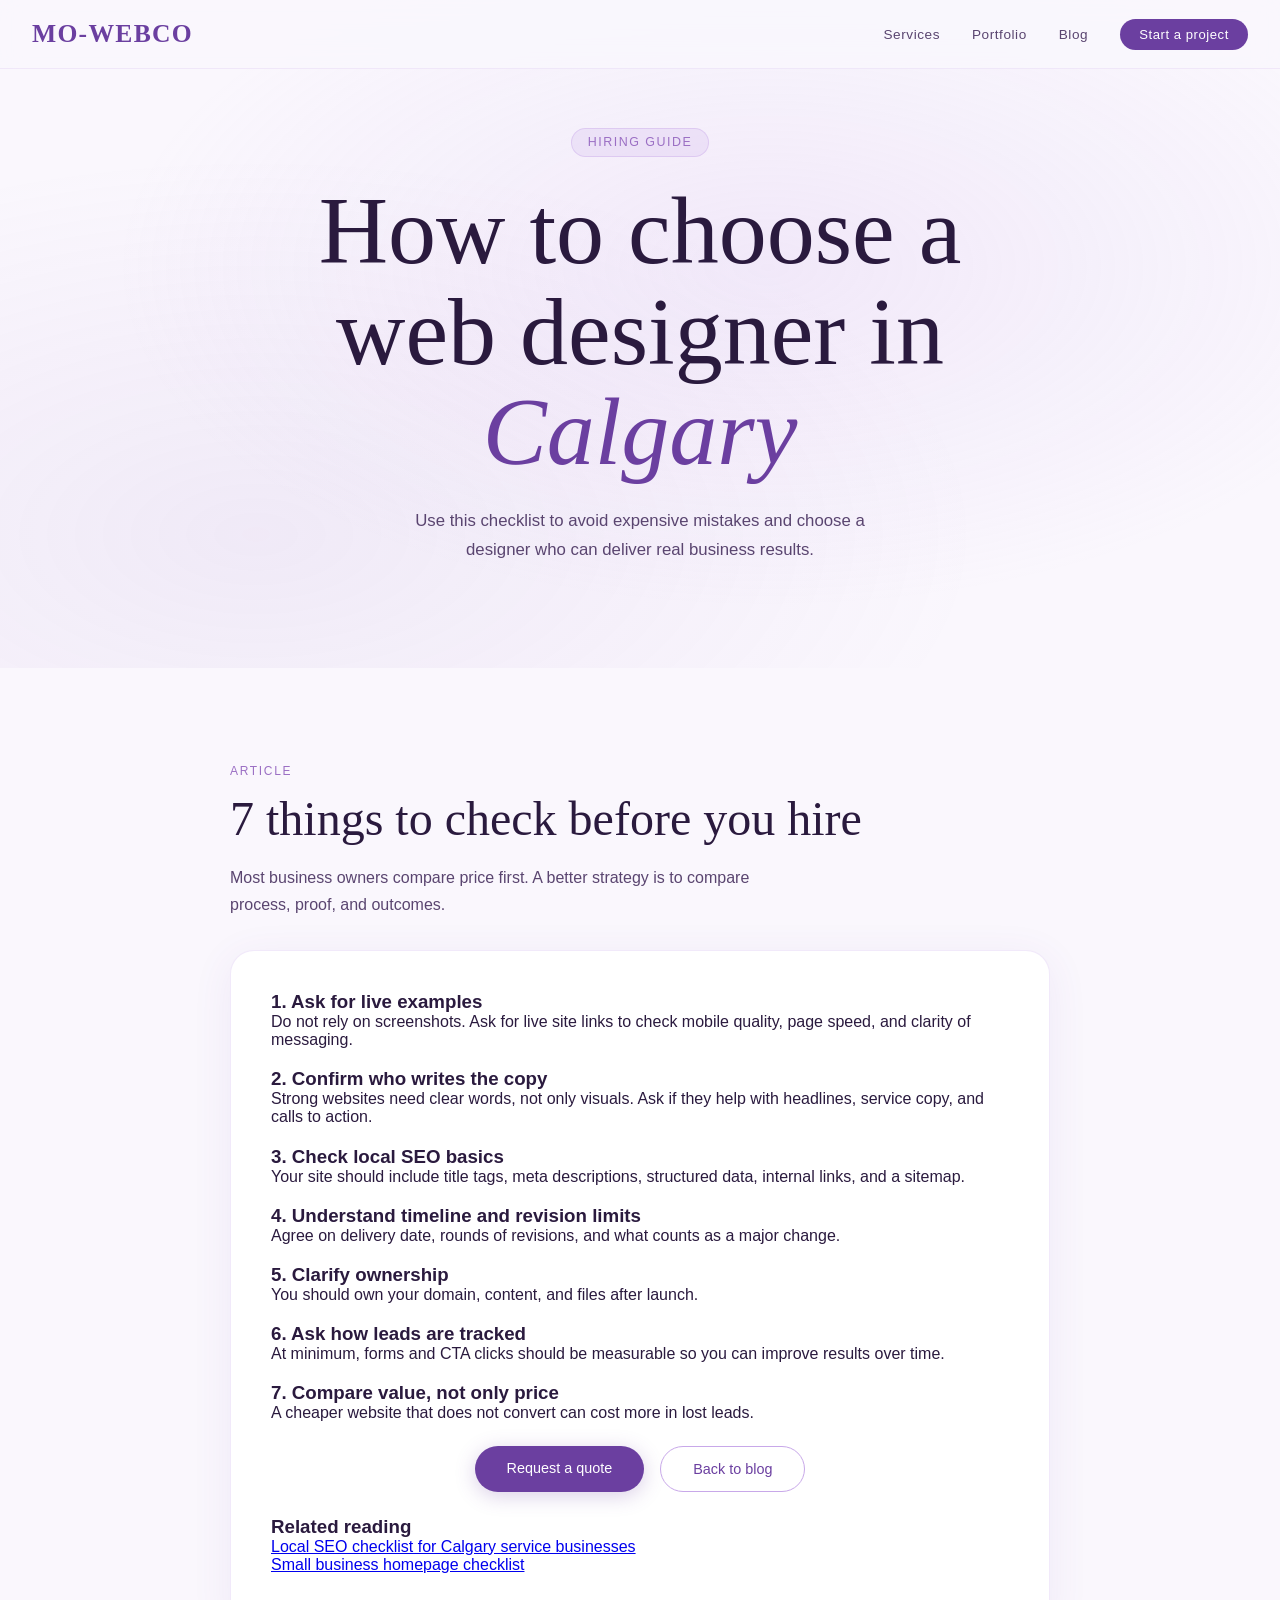
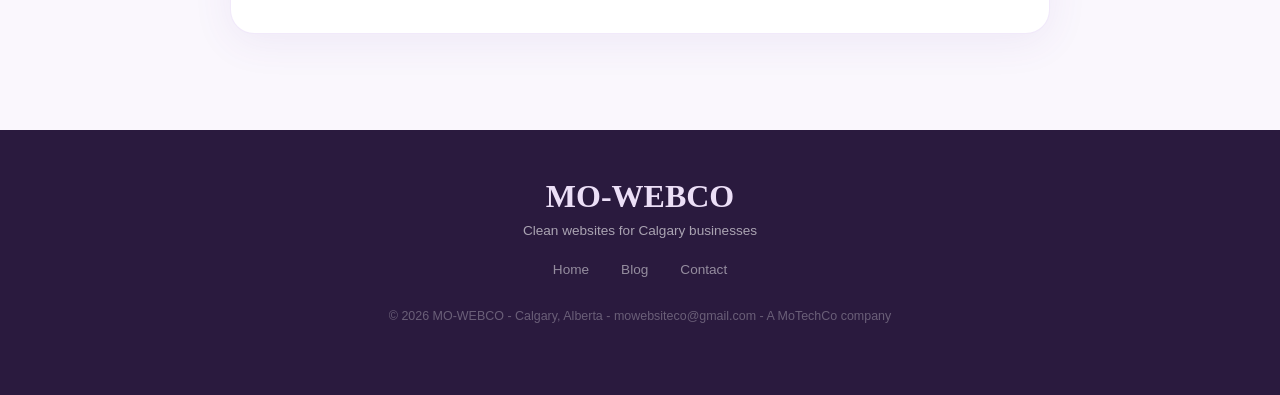
<file: blog-choose-web-designer-calgary.html>
<!DOCTYPE html>
<html lang="en">
<head>
<meta charset="UTF-8">
<meta name="viewport" content="width=device-width, initial-scale=1.0">
<title>How to Choose a Web Designer in Calgary | MO-WEBCO</title>
<meta name="description" content="Learn how to choose the right web designer in Calgary with a practical checklist for pricing, timelines, SEO, and conversion results.">
<meta name="robots" content="index, follow">
<link rel="canonical" href="https://oniyemorolake-dev.github.io/MOWEBCO/blog-choose-web-designer-calgary.html">
<meta property="og:type" content="article">
<meta property="og:title" content="How to Choose a Web Designer in Calgary">
<meta property="og:description" content="A practical checklist to help Calgary small businesses hire the right web designer.">
<meta property="og:url" content="https://oniyemorolake-dev.github.io/MOWEBCO/blog-choose-web-designer-calgary.html">
<meta property="og:image" content="https://images.unsplash.com/photo-1460925895917-afdab827c52f?auto=format&fit=crop&w=1200&q=80">
<meta name="twitter:card" content="summary_large_image">
<meta name="twitter:title" content="How to Choose a Web Designer in Calgary">
<meta name="twitter:description" content="A practical checklist to help Calgary small businesses hire the right web designer.">
<meta name="twitter:image" content="https://images.unsplash.com/photo-1460925895917-afdab827c52f?auto=format&fit=crop&w=1200&q=80">
<link rel="stylesheet" href="styles.css">
<script type="application/ld+json">
{
  "@context": "https://schema.org",
  "@type": "BlogPosting",
  "headline": "How to Choose a Web Designer in Calgary",
  "description": "A practical checklist to help Calgary small businesses hire the right web designer.",
  "datePublished": "2026-06-04",
  "dateModified": "2026-06-04",
  "author": {
    "@type": "Organization",
    "name": "MO-WEBCO"
  },
  "publisher": {
    "@type": "Organization",
    "name": "MO-WEBCO"
  },
  "mainEntityOfPage": "https://oniyemorolake-dev.github.io/MOWEBCO/blog-choose-web-designer-calgary.html"
}
</script>
</head>
<body>
<nav>
  <a href="index.html" class="nav-logo">MO-WEBCO</a>
  <ul class="nav-links" id="navLinks">
    <li><a href="index.html#services">Services</a></li>
    <li><a href="index.html#portfolio">Portfolio</a></li>
    <li><a href="blog.html">Blog</a></li>
    <li><a href="index.html#contact" class="nav-cta">Start a project</a></li>
  </ul>
  <div class="hamburger" id="hamburger" onclick="toggleNav()">
    <span></span><span></span><span></span>
  </div>
</nav>

<section class="hero" style="min-height: 60vh;">
  <div style="display:flex;flex-direction:column;align-items:center;">
    <div class="hero-tag">Hiring guide</div>
    <h1>How to choose a web designer in <em>Calgary</em></h1>
    <p>Use this checklist to avoid expensive mistakes and choose a designer who can deliver real business results.</p>
  </div>
</section>

<section>
  <div class="container" style="max-width: 820px;">
    <span class="section-tag">Article</span>
    <h2 class="section-title">7 things to check before you hire</h2>
    <p class="section-sub">Most business owners compare price first. A better strategy is to compare process, proof, and outcomes.</p>

    <div class="contact-form" style="margin-top:2rem;">
      <div class="form-group">
        <h3>1. Ask for live examples</h3>
        <p>Do not rely on screenshots. Ask for live site links to check mobile quality, page speed, and clarity of messaging.</p>
      </div>
      <div class="form-group">
        <h3>2. Confirm who writes the copy</h3>
        <p>Strong websites need clear words, not only visuals. Ask if they help with headlines, service copy, and calls to action.</p>
      </div>
      <div class="form-group">
        <h3>3. Check local SEO basics</h3>
        <p>Your site should include title tags, meta descriptions, structured data, internal links, and a sitemap.</p>
      </div>
      <div class="form-group">
        <h3>4. Understand timeline and revision limits</h3>
        <p>Agree on delivery date, rounds of revisions, and what counts as a major change.</p>
      </div>
      <div class="form-group">
        <h3>5. Clarify ownership</h3>
        <p>You should own your domain, content, and files after launch.</p>
      </div>
      <div class="form-group">
        <h3>6. Ask how leads are tracked</h3>
        <p>At minimum, forms and CTA clicks should be measurable so you can improve results over time.</p>
      </div>
      <div class="form-group">
        <h3>7. Compare value, not only price</h3>
        <p>A cheaper website that does not convert can cost more in lost leads.</p>
      </div>

      <div class="hero-btns" style="margin-top:1.5rem;">
        <a href="index.html#contact" class="btn-primary">Request a quote</a>
        <a href="blog.html" class="btn-secondary">Back to blog</a>
      </div>

      <div class="form-group" style="margin-top:1.5rem;">
        <h3>Related reading</h3>
        <p><a href="blog-local-seo-checklist-calgary.html">Local SEO checklist for Calgary service businesses</a></p>
        <p><a href="blog-small-business-homepage-checklist.html">Small business homepage checklist</a></p>
      </div>
    </div>
  </div>
</section>

<footer>
  <div class="footer-logo">MO-WEBCO</div>
  <p>Clean websites for Calgary businesses</p>
  <div class="footer-links">
    <a href="index.html">Home</a>
    <a href="blog.html">Blog</a>
    <a href="index.html#contact">Contact</a>
  </div>
  <p class="footer-copy">&copy; 2026 MO-WEBCO - Calgary, Alberta - mowebsiteco@gmail.com - A MoTechCo company</p>
</footer>

<script src="script.js"></script>
</body>
</html>
</file>
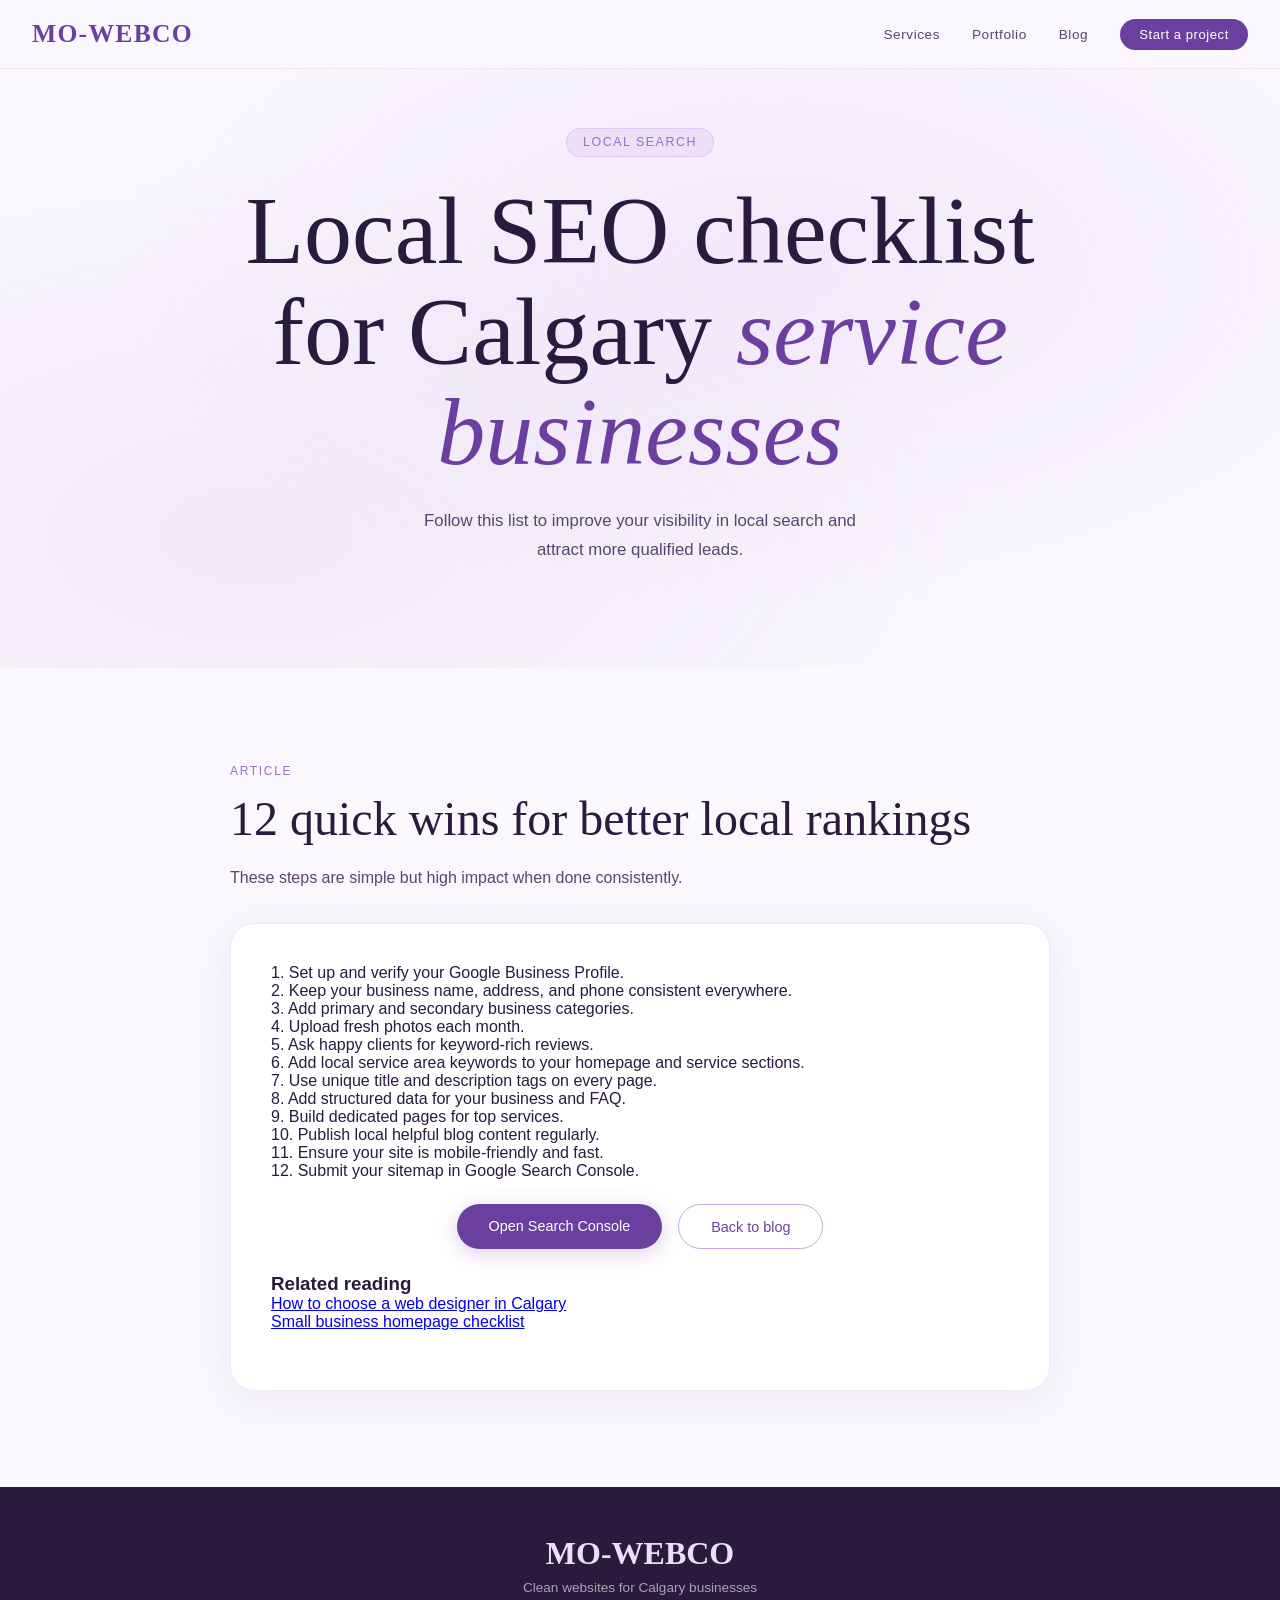
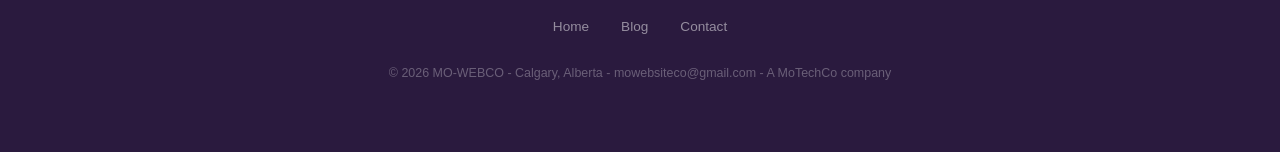
<file: blog-local-seo-checklist-calgary.html>
<!DOCTYPE html>
<html lang="en">
<head>
<meta charset="UTF-8">
<meta name="viewport" content="width=device-width, initial-scale=1.0">
<title>Local SEO Checklist for Calgary Service Businesses | MO-WEBCO</title>
<meta name="description" content="Use this local SEO checklist to improve your Calgary business visibility on Google Maps and local search results.">
<meta name="robots" content="index, follow">
<link rel="canonical" href="https://oniyemorolake-dev.github.io/MOWEBCO/blog-local-seo-checklist-calgary.html">
<meta property="og:type" content="article">
<meta property="og:title" content="Local SEO Checklist for Calgary Service Businesses">
<meta property="og:description" content="A practical local SEO checklist for salons, studios, and service businesses in Calgary.">
<meta property="og:url" content="https://oniyemorolake-dev.github.io/MOWEBCO/blog-local-seo-checklist-calgary.html">
<meta property="og:image" content="https://images.unsplash.com/photo-1498050108023-c5249f4df085?auto=format&fit=crop&w=1200&q=80">
<meta name="twitter:card" content="summary_large_image">
<meta name="twitter:title" content="Local SEO Checklist for Calgary Service Businesses">
<meta name="twitter:description" content="A practical local SEO checklist for salons, studios, and service businesses in Calgary.">
<meta name="twitter:image" content="https://images.unsplash.com/photo-1498050108023-c5249f4df085?auto=format&fit=crop&w=1200&q=80">
<link rel="stylesheet" href="styles.css">
<script type="application/ld+json">
{
  "@context": "https://schema.org",
  "@type": "BlogPosting",
  "headline": "Local SEO Checklist for Calgary Service Businesses",
  "description": "A practical local SEO checklist for salons, studios, and service businesses in Calgary.",
  "datePublished": "2026-06-04",
  "dateModified": "2026-06-04",
  "author": {
    "@type": "Organization",
    "name": "MO-WEBCO"
  },
  "publisher": {
    "@type": "Organization",
    "name": "MO-WEBCO"
  },
  "mainEntityOfPage": "https://oniyemorolake-dev.github.io/MOWEBCO/blog-local-seo-checklist-calgary.html"
}
</script>
</head>
<body>
<nav>
  <a href="index.html" class="nav-logo">MO-WEBCO</a>
  <ul class="nav-links" id="navLinks">
    <li><a href="index.html#services">Services</a></li>
    <li><a href="index.html#portfolio">Portfolio</a></li>
    <li><a href="blog.html">Blog</a></li>
    <li><a href="index.html#contact" class="nav-cta">Start a project</a></li>
  </ul>
  <div class="hamburger" id="hamburger" onclick="toggleNav()">
    <span></span><span></span><span></span>
  </div>
</nav>

<section class="hero" style="min-height: 60vh;">
  <div style="display:flex;flex-direction:column;align-items:center;">
    <div class="hero-tag">Local search</div>
    <h1>Local SEO checklist for Calgary <em>service businesses</em></h1>
    <p>Follow this list to improve your visibility in local search and attract more qualified leads.</p>
  </div>
</section>

<section>
  <div class="container" style="max-width: 820px;">
    <span class="section-tag">Article</span>
    <h2 class="section-title">12 quick wins for better local rankings</h2>
    <p class="section-sub">These steps are simple but high impact when done consistently.</p>

    <div class="contact-form" style="margin-top:2rem;">
      <p>1. Set up and verify your Google Business Profile.</p>
      <p>2. Keep your business name, address, and phone consistent everywhere.</p>
      <p>3. Add primary and secondary business categories.</p>
      <p>4. Upload fresh photos each month.</p>
      <p>5. Ask happy clients for keyword-rich reviews.</p>
      <p>6. Add local service area keywords to your homepage and service sections.</p>
      <p>7. Use unique title and description tags on every page.</p>
      <p>8. Add structured data for your business and FAQ.</p>
      <p>9. Build dedicated pages for top services.</p>
      <p>10. Publish local helpful blog content regularly.</p>
      <p>11. Ensure your site is mobile-friendly and fast.</p>
      <p>12. Submit your sitemap in Google Search Console.</p>

      <div class="hero-btns" style="margin-top:1.5rem;">
        <a href="https://search.google.com/search-console" class="btn-primary" target="_blank" rel="noopener noreferrer">Open Search Console</a>
        <a href="blog.html" class="btn-secondary">Back to blog</a>
      </div>

      <div class="form-group" style="margin-top:1.5rem;">
        <h3>Related reading</h3>
        <p><a href="blog-choose-web-designer-calgary.html">How to choose a web designer in Calgary</a></p>
        <p><a href="blog-small-business-homepage-checklist.html">Small business homepage checklist</a></p>
      </div>
    </div>
  </div>
</section>

<footer>
  <div class="footer-logo">MO-WEBCO</div>
  <p>Clean websites for Calgary businesses</p>
  <div class="footer-links">
    <a href="index.html">Home</a>
    <a href="blog.html">Blog</a>
    <a href="index.html#contact">Contact</a>
  </div>
  <p class="footer-copy">&copy; 2026 MO-WEBCO - Calgary, Alberta - mowebsiteco@gmail.com - A MoTechCo company</p>
</footer>

<script src="script.js"></script>
</body>
</html>
</file>
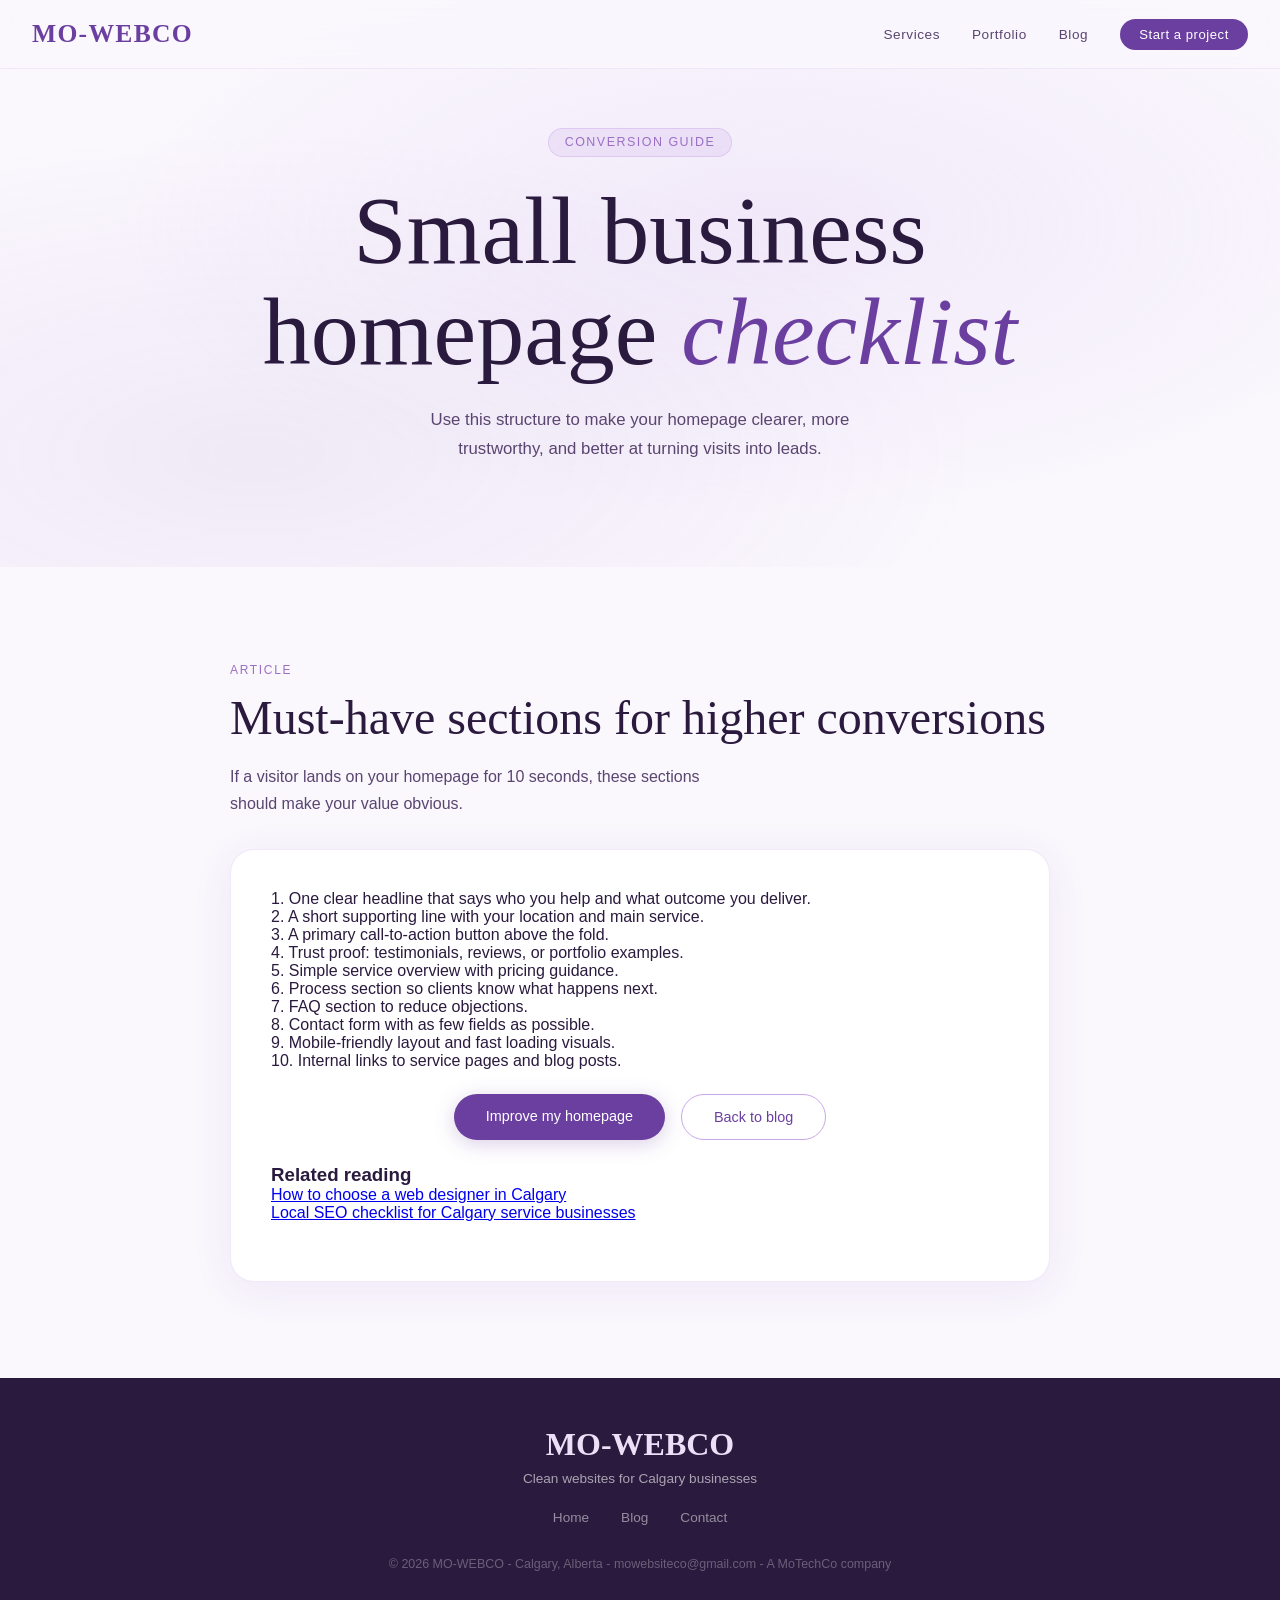
<file: blog-small-business-homepage-checklist.html>
<!DOCTYPE html>
<html lang="en">
<head>
<meta charset="UTF-8">
<meta name="viewport" content="width=device-width, initial-scale=1.0">
<title>Small Business Homepage Checklist | MO-WEBCO</title>
<meta name="description" content="Use this homepage checklist to improve trust, clarity, and conversion rates for your small business website.">
<meta name="robots" content="index, follow">
<link rel="canonical" href="https://oniyemorolake-dev.github.io/MOWEBCO/blog-small-business-homepage-checklist.html">
<meta property="og:type" content="article">
<meta property="og:title" content="Small Business Homepage Checklist">
<meta property="og:description" content="The exact homepage sections that improve trust and generate more enquiries.">
<meta property="og:url" content="https://oniyemorolake-dev.github.io/MOWEBCO/blog-small-business-homepage-checklist.html">
<meta property="og:image" content="https://images.unsplash.com/photo-1547658719-da2b51169166?auto=format&fit=crop&w=1200&q=80">
<meta name="twitter:card" content="summary_large_image">
<meta name="twitter:title" content="Small Business Homepage Checklist">
<meta name="twitter:description" content="The exact homepage sections that improve trust and generate more enquiries.">
<meta name="twitter:image" content="https://images.unsplash.com/photo-1547658719-da2b51169166?auto=format&fit=crop&w=1200&q=80">
<link rel="stylesheet" href="styles.css">
<script type="application/ld+json">
{
  "@context": "https://schema.org",
  "@type": "BlogPosting",
  "headline": "Small Business Homepage Checklist",
  "description": "The exact homepage sections that improve trust and generate more enquiries.",
  "datePublished": "2026-06-04",
  "dateModified": "2026-06-04",
  "author": {
    "@type": "Organization",
    "name": "MO-WEBCO"
  },
  "publisher": {
    "@type": "Organization",
    "name": "MO-WEBCO"
  },
  "mainEntityOfPage": "https://oniyemorolake-dev.github.io/MOWEBCO/blog-small-business-homepage-checklist.html"
}
</script>
</head>
<body>
<nav>
  <a href="index.html" class="nav-logo">MO-WEBCO</a>
  <ul class="nav-links" id="navLinks">
    <li><a href="index.html#services">Services</a></li>
    <li><a href="index.html#portfolio">Portfolio</a></li>
    <li><a href="blog.html">Blog</a></li>
    <li><a href="index.html#contact" class="nav-cta">Start a project</a></li>
  </ul>
  <div class="hamburger" id="hamburger" onclick="toggleNav()">
    <span></span><span></span><span></span>
  </div>
</nav>

<section class="hero" style="min-height: 60vh;">
  <div style="display:flex;flex-direction:column;align-items:center;">
    <div class="hero-tag">Conversion guide</div>
    <h1>Small business homepage <em>checklist</em></h1>
    <p>Use this structure to make your homepage clearer, more trustworthy, and better at turning visits into leads.</p>
  </div>
</section>

<section>
  <div class="container" style="max-width: 820px;">
    <span class="section-tag">Article</span>
    <h2 class="section-title">Must-have sections for higher conversions</h2>
    <p class="section-sub">If a visitor lands on your homepage for 10 seconds, these sections should make your value obvious.</p>

    <div class="contact-form" style="margin-top:2rem;">
      <p>1. One clear headline that says who you help and what outcome you deliver.</p>
      <p>2. A short supporting line with your location and main service.</p>
      <p>3. A primary call-to-action button above the fold.</p>
      <p>4. Trust proof: testimonials, reviews, or portfolio examples.</p>
      <p>5. Simple service overview with pricing guidance.</p>
      <p>6. Process section so clients know what happens next.</p>
      <p>7. FAQ section to reduce objections.</p>
      <p>8. Contact form with as few fields as possible.</p>
      <p>9. Mobile-friendly layout and fast loading visuals.</p>
      <p>10. Internal links to service pages and blog posts.</p>

      <div class="hero-btns" style="margin-top:1.5rem;">
        <a href="index.html#contact" class="btn-primary">Improve my homepage</a>
        <a href="blog.html" class="btn-secondary">Back to blog</a>
      </div>

      <div class="form-group" style="margin-top:1.5rem;">
        <h3>Related reading</h3>
        <p><a href="blog-choose-web-designer-calgary.html">How to choose a web designer in Calgary</a></p>
        <p><a href="blog-local-seo-checklist-calgary.html">Local SEO checklist for Calgary service businesses</a></p>
      </div>
    </div>
  </div>
</section>

<footer>
  <div class="footer-logo">MO-WEBCO</div>
  <p>Clean websites for Calgary businesses</p>
  <div class="footer-links">
    <a href="index.html">Home</a>
    <a href="blog.html">Blog</a>
    <a href="index.html#contact">Contact</a>
  </div>
  <p class="footer-copy">&copy; 2026 MO-WEBCO - Calgary, Alberta - mowebsiteco@gmail.com - A MoTechCo company</p>
</footer>

<script src="script.js"></script>
</body>
</html>
</file>
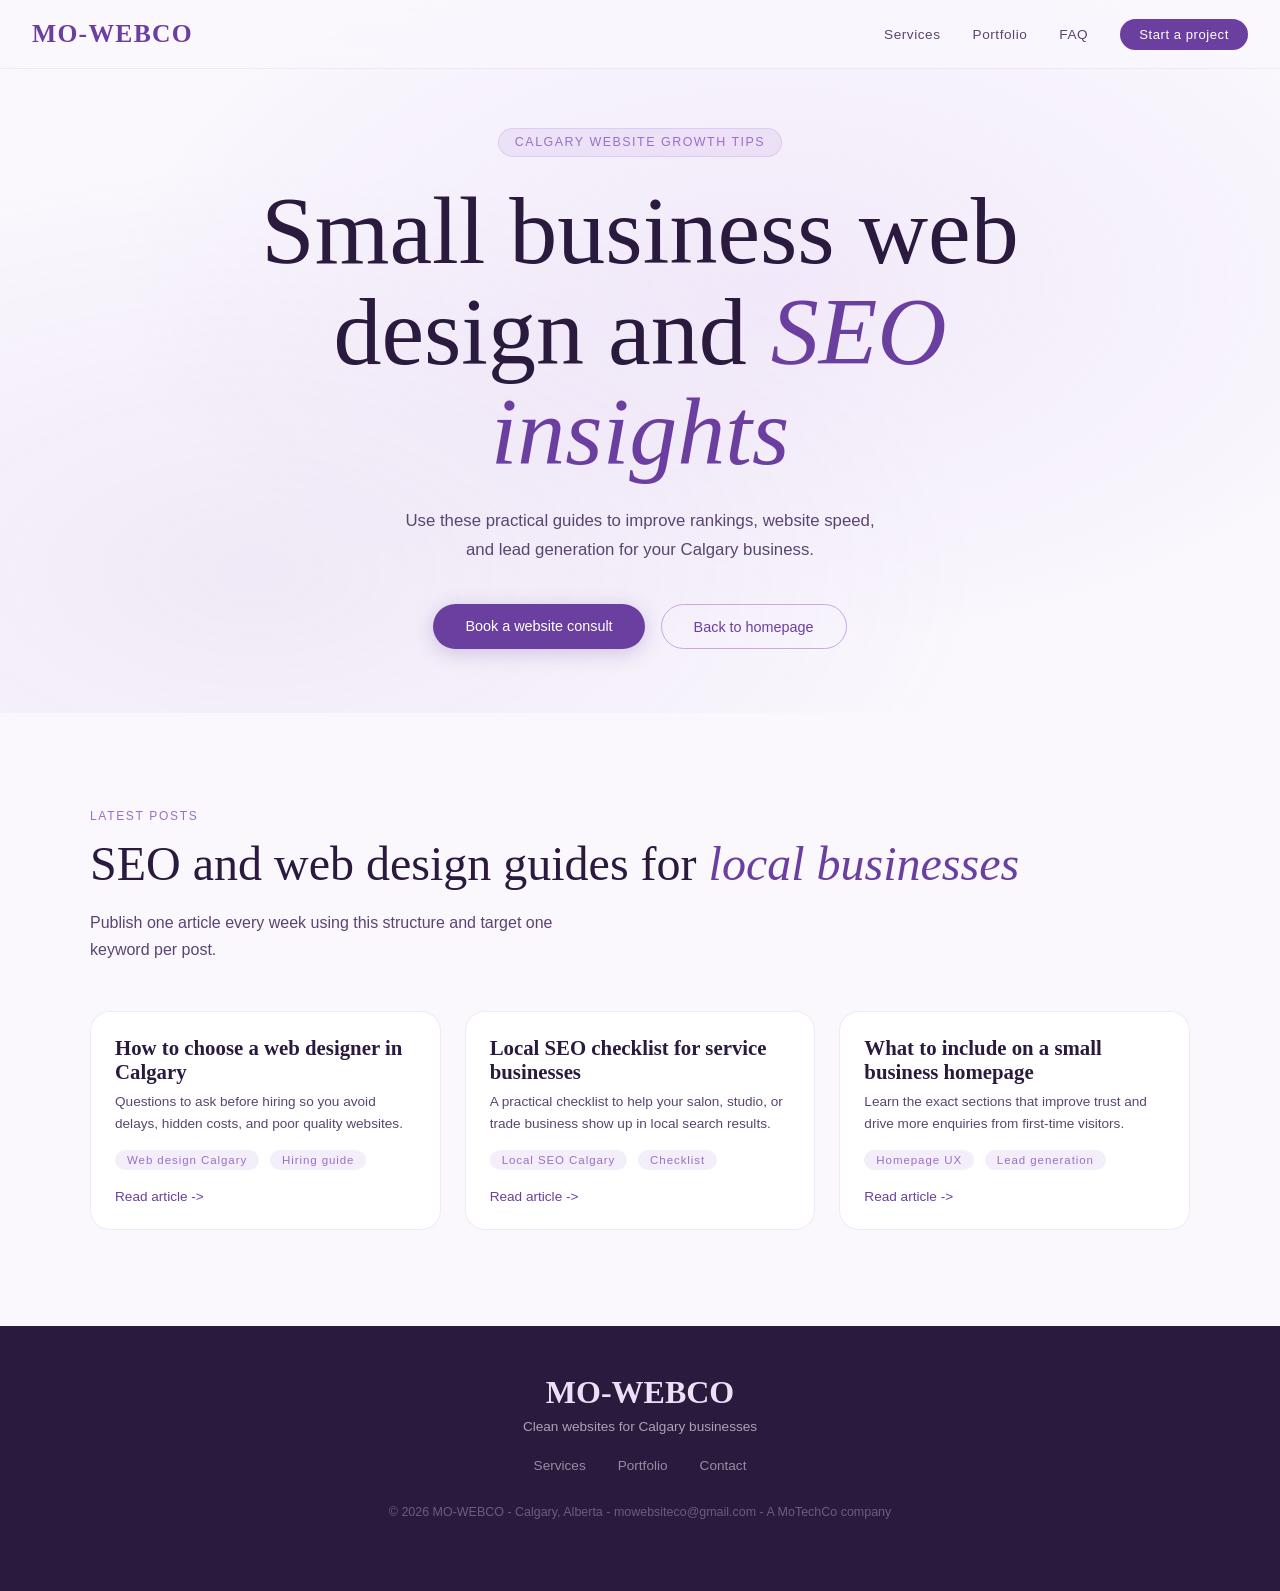
<file: blog.html>
<!DOCTYPE html>
<html lang="en">
<head>
<meta charset="UTF-8">
<meta name="viewport" content="width=device-width, initial-scale=1.0">
<title>Calgary Web Design Tips Blog | MO-WEBCO</title>
<meta name="description" content="Actionable Calgary web design and SEO tips for small businesses. Learn how to improve rankings, conversions, and website performance.">
<meta name="robots" content="index, follow">
<link rel="canonical" href="https://oniyemorolake-dev.github.io/MOWEBCO/blog.html">
<meta property="og:type" content="website">
<meta property="og:title" content="Calgary Web Design Tips Blog | MO-WEBCO">
<meta property="og:description" content="Web design and local SEO tips for Calgary small businesses.">
<meta property="og:url" content="https://oniyemorolake-dev.github.io/MOWEBCO/blog.html">
<meta property="og:image" content="https://images.unsplash.com/photo-1460925895917-afdab827c52f?auto=format&fit=crop&w=1200&q=80">
<meta name="twitter:card" content="summary_large_image">
<meta name="twitter:title" content="Calgary Web Design Tips Blog | MO-WEBCO">
<meta name="twitter:description" content="Web design and local SEO tips for Calgary small businesses.">
<meta name="twitter:image" content="https://images.unsplash.com/photo-1460925895917-afdab827c52f?auto=format&fit=crop&w=1200&q=80">
<link rel="stylesheet" href="styles.css">
<script type="application/ld+json">
{
  "@context": "https://schema.org",
  "@type": "Blog",
  "name": "MO-WEBCO Blog",
  "url": "https://oniyemorolake-dev.github.io/MOWEBCO/blog.html",
  "description": "Web design and SEO tips for Calgary small businesses",
  "publisher": {
    "@type": "Organization",
    "name": "MO-WEBCO"
  }
}
</script>
</head>
<body>
<nav>
  <a href="index.html" class="nav-logo">MO-WEBCO</a>
  <ul class="nav-links" id="navLinks">
    <li><a href="index.html#services">Services</a></li>
    <li><a href="index.html#portfolio">Portfolio</a></li>
    <li><a href="index.html#faq">FAQ</a></li>
    <li><a href="index.html#contact" class="nav-cta">Start a project</a></li>
  </ul>
  <div class="hamburger" id="hamburger" onclick="toggleNav()">
    <span></span><span></span><span></span>
  </div>
</nav>

<section class="hero" style="min-height: 70vh;">
  <div style="display:flex;flex-direction:column;align-items:center;">
    <div class="hero-tag">Calgary website growth tips</div>
    <h1>Small business web design and <em>SEO insights</em></h1>
    <p>Use these practical guides to improve rankings, website speed, and lead generation for your Calgary business.</p>
    <div class="hero-btns">
      <a href="index.html#contact" class="btn-primary">Book a website consult</a>
      <a href="index.html" class="btn-secondary">Back to homepage</a>
    </div>
  </div>
</section>

<section id="articles">
  <div class="container">
    <span class="section-tag">Latest posts</span>
    <h2 class="section-title">SEO and web design guides for <em>local businesses</em></h2>
    <p class="section-sub">Publish one article every week using this structure and target one keyword per post.</p>

    <div class="portfolio-grid fade-in">
      <article class="portfolio-card">
        <div class="portfolio-info">
          <h3>How to choose a web designer in Calgary</h3>
          <p>Questions to ask before hiring so you avoid delays, hidden costs, and poor quality websites.</p>
          <div>
            <span class="portfolio-tag">Web design Calgary</span>
            <span class="portfolio-tag">Hiring guide</span>
          </div>
          <a class="portfolio-link" href="blog-choose-web-designer-calgary.html">Read article -></a>
        </div>
      </article>

      <article class="portfolio-card">
        <div class="portfolio-info">
          <h3>Local SEO checklist for service businesses</h3>
          <p>A practical checklist to help your salon, studio, or trade business show up in local search results.</p>
          <div>
            <span class="portfolio-tag">Local SEO Calgary</span>
            <span class="portfolio-tag">Checklist</span>
          </div>
          <a class="portfolio-link" href="blog-local-seo-checklist-calgary.html">Read article -></a>
        </div>
      </article>

      <article class="portfolio-card">
        <div class="portfolio-info">
          <h3>What to include on a small business homepage</h3>
          <p>Learn the exact sections that improve trust and drive more enquiries from first-time visitors.</p>
          <div>
            <span class="portfolio-tag">Homepage UX</span>
            <span class="portfolio-tag">Lead generation</span>
          </div>
          <a class="portfolio-link" href="blog-small-business-homepage-checklist.html">Read article -></a>
        </div>
      </article>
    </div>
  </div>
</section>

<footer>
  <div class="footer-logo">MO-WEBCO</div>
  <p>Clean websites for Calgary businesses</p>
  <div class="footer-links">
    <a href="index.html#services">Services</a>
    <a href="index.html#portfolio">Portfolio</a>
    <a href="index.html#contact">Contact</a>
  </div>
  <p class="footer-copy">&copy; 2026 MO-WEBCO - Calgary, Alberta - mowebsiteco@gmail.com - A MoTechCo company</p>
</footer>

<script src="script.js"></script>
</body>
</html>
</file>
<file: styles.css>
﻿:root {
    --lilac: #c8a8e9;
    --lilac-light: #ecdff7;
    --lilac-dark: #9b6fc4;
    --lilac-deep: #6b3fa0;
    --cream: #faf7fd;
    --soft-white: #f5f0fa;
    --text-dark: #2a1a3e;
    --text-mid: #5a4570;
    --text-light: #9980b0;
  }

  * { margin: 0; padding: 0; box-sizing: border-box; }

  html { scroll-behavior: smooth; }

  body {
    font-family: 'DM Sans', sans-serif;
    background: var(--cream);
    color: var(--text-dark);
    overflow-x: hidden;
  }

  /* butterflies floating */
  .butterfly {
    position: fixed;
    pointer-events: none;
    z-index: 0;
    opacity: 0.12;
    animation: floatBy linear infinite;
  }
  .butterfly svg { width: 48px; height: 48px; fill: var(--lilac-dark); }
  .b1 { top: 10%; left: -60px; animation-duration: 18s; animation-delay: 0s; }
  .b2 { top: 35%; left: -60px; animation-duration: 24s; animation-delay: 5s; }
  .b3 { top: 60%; left: -60px; animation-duration: 20s; animation-delay: 10s; }
  .b4 { top: 80%; left: -60px; animation-duration: 22s; animation-delay: 3s; }

  .floating-project-cta {
    position: fixed;
    right: 1.1rem;
    bottom: 1.1rem;
    z-index: 120;
    background: linear-gradient(135deg, var(--lilac-dark), var(--lilac-deep));
    color: white;
    text-decoration: none;
    padding: 0.78rem 1.05rem;
    border-radius: 999px;
    font-size: 0.83rem;
    font-weight: 500;
    letter-spacing: 0.03em;
    box-shadow: 0 8px 24px rgba(107,63,160,0.35);
    transition: transform 0.2s, box-shadow 0.2s;
  }

  .floating-project-cta:hover {
    transform: translateY(-2px);
    box-shadow: 0 12px 30px rgba(107,63,160,0.42);
  }

  @keyframes floatBy {
    0% { transform: translateX(0) translateY(0) rotate(0deg); opacity: 0; }
    5% { opacity: 0.12; }
    50% { transform: translateX(55vw) translateY(-40px) rotate(8deg); }
    95% { opacity: 0.12; }
    100% { transform: translateX(110vw) translateY(20px) rotate(-5deg); opacity: 0; }
  }

  /* NAV */
  nav {
    position: fixed; top: 0; left: 0; right: 0; z-index: 100;
    padding: 1.2rem 2rem;
    display: flex; align-items: center; justify-content: space-between;
    background: rgba(250, 247, 253, 0.85);
    backdrop-filter: blur(12px);
    border-bottom: 1px solid rgba(200, 168, 233, 0.2);
  }

  .nav-logo {
    font-family: 'Cormorant Garamond', serif;
    font-size: 1.6rem;
    font-weight: 600;
    color: var(--lilac-deep);
    letter-spacing: 0.05em;
    text-decoration: none;
  }

  .nav-links { display: flex; gap: 2rem; list-style: none; }
  .nav-links a {
    font-size: 0.85rem;
    font-weight: 500;
    color: var(--text-mid);
    text-decoration: none;
    letter-spacing: 0.04em;
    transition: color 0.2s;
  }
  .nav-links a:hover { color: var(--lilac-deep); }

  .nav-cta {
    background: var(--lilac-deep);
    color: white !important;
    padding: 0.5rem 1.2rem;
    border-radius: 50px;
    font-size: 0.82rem !important;
    transition: background 0.2s !important;
  }
  .nav-cta:hover { background: var(--lilac-dark) !important; color: white !important; }

  .hamburger { display: none; flex-direction: column; gap: 5px; cursor: pointer; }
  .hamburger span { width: 24px; height: 2px; background: var(--lilac-deep); border-radius: 2px; }

  /* HERO */
  .hero {
    min-height: 100vh;
    display: flex; align-items: center; justify-content: center;
    text-align: center;
    padding: 8rem 2rem 4rem;
    position: relative;
    background: radial-gradient(ellipse at 60% 40%, rgba(200,168,233,0.18) 0%, transparent 60%),
                radial-gradient(ellipse at 20% 80%, rgba(155,111,196,0.1) 0%, transparent 50%),
                var(--cream);
  }

  .hero-tag {
    display: inline-block;
    font-size: 0.78rem;
    font-weight: 500;
    letter-spacing: 0.12em;
    text-transform: uppercase;
    color: var(--lilac-dark);
    background: rgba(200,168,233,0.2);
    padding: 0.4rem 1rem;
    border-radius: 50px;
    margin-bottom: 1.5rem;
    border: 1px solid rgba(200,168,233,0.4);
  }

  .hero h1 {
    font-family: 'Cormorant Garamond', serif;
    font-size: clamp(3rem, 8vw, 6rem);
    font-weight: 300;
    line-height: 1.05;
    color: var(--text-dark);
    margin-bottom: 1.5rem;
    max-width: 800px;
  }

  .hero h1 em {
    font-style: italic;
    color: var(--lilac-deep);
  }

  .hero p {
    font-size: 1.05rem;
    color: var(--text-mid);
    max-width: 480px;
    margin: 0 auto 2.5rem;
    line-height: 1.7;
    font-weight: 300;
  }

  .hero-btns { display: flex; gap: 1rem; justify-content: center; flex-wrap: wrap; }

  .btn-primary {
    background: var(--lilac-deep);
    color: white;
    padding: 0.85rem 2rem;
    border-radius: 50px;
    text-decoration: none;
    font-size: 0.9rem;
    font-weight: 500;
    transition: transform 0.2s, box-shadow 0.2s;
    box-shadow: 0 4px 20px rgba(107,63,160,0.25);
  }
  .btn-primary:hover { transform: translateY(-2px); box-shadow: 0 8px 28px rgba(107,63,160,0.35); }

  .btn-secondary {
    border: 1.5px solid var(--lilac);
    color: var(--lilac-deep);
    padding: 0.85rem 2rem;
    border-radius: 50px;
    text-decoration: none;
    font-size: 0.9rem;
    font-weight: 500;
    transition: background 0.2s;
  }
  .btn-secondary:hover { background: rgba(200,168,233,0.15); }

  .hero-img {
    margin-top: 4rem;
    border-radius: 20px;
    overflow: hidden;
    max-width: 900px;
    width: 100%;
    box-shadow: 0 20px 60px rgba(107,63,160,0.15);
    border: 1px solid rgba(200,168,233,0.3);
  }
  .hero-img img { width: 100%; display: block; height: 380px; object-fit: cover; }

  /* SECTIONS */
  section { padding: 6rem 2rem; }
  .container { max-width: 1100px; margin: 0 auto; }

  .section-tag {
    font-size: 0.75rem;
    font-weight: 500;
    letter-spacing: 0.14em;
    text-transform: uppercase;
    color: var(--lilac-dark);
    margin-bottom: 0.75rem;
    display: block;
  }

  .section-title {
    font-family: 'Cormorant Garamond', serif;
    font-size: clamp(2rem, 4vw, 3rem);
    font-weight: 300;
    color: var(--text-dark);
    margin-bottom: 1rem;
    line-height: 1.2;
  }
  .section-title em { font-style: italic; color: var(--lilac-deep); }

  .section-sub {
    font-size: 1rem;
    color: var(--text-mid);
    max-width: 520px;
    line-height: 1.7;
    font-weight: 300;
  }

  /* SERVICES */
  .services-bg {
    background: var(--soft-white);
  }

  .services-grid {
    display: grid;
    grid-template-columns: repeat(auto-fit, minmax(280px, 1fr));
    gap: 1.5rem;
    margin-top: 3rem;
  }

  .service-card {
    background: white;
    border-radius: 20px;
    padding: 2rem;
    border: 1px solid rgba(200,168,233,0.25);
    transition: transform 0.3s, box-shadow 0.3s;
    position: relative;
    overflow: hidden;
  }
  .service-card::before {
    content: '';
    position: absolute;
    top: 0; left: 0; right: 0;
    height: 3px;
    background: linear-gradient(90deg, var(--lilac), var(--lilac-deep));
  }
  .service-card:hover { transform: translateY(-4px); box-shadow: 0 12px 40px rgba(107,63,160,0.12); }

  .service-icon {
    width: 48px; height: 48px;
    background: rgba(200,168,233,0.2);
    border-radius: 12px;
    display: flex; align-items: center; justify-content: center;
    margin-bottom: 1.2rem;
    font-size: 1.4rem;
  }

  .service-card h3 {
    font-family: 'Cormorant Garamond', serif;
    font-size: 1.4rem;
    font-weight: 600;
    margin-bottom: 0.5rem;
    color: var(--text-dark);
  }

  .service-card p {
    font-size: 0.9rem;
    color: var(--text-mid);
    line-height: 1.6;
    margin-bottom: 1.2rem;
    font-weight: 300;
  }

  .service-price {
    font-family: 'Cormorant Garamond', serif;
    font-size: 1.8rem;
    font-weight: 600;
    color: var(--lilac-deep);
  }
  .service-price span { font-size: 0.85rem; color: var(--text-light); font-family: 'DM Sans', sans-serif; font-weight: 300; }

  .service-price-note {
    font-size: 0.78rem;
    color: var(--text-light);
    margin-top: 0.25rem;
    margin-bottom: 1rem;
    font-weight: 300;
  }

  .pricing-callout {
    margin-top: 2rem;
    background: rgba(200, 168, 233, 0.16);
    border: 1px solid rgba(200, 168, 233, 0.35);
    border-radius: 18px;
    padding: 1.2rem 1.25rem;
    display: flex;
    gap: 1rem;
    align-items: center;
    justify-content: space-between;
    flex-wrap: wrap;
  }

  .pricing-callout-text {
    display: flex;
    align-items: flex-start;
    gap: 0.55rem;
    color: var(--text-mid);
    font-size: 0.9rem;
    line-height: 1.6;
    max-width: 760px;
    font-weight: 300;
  }

  .pricing-callout-butterfly {
    color: var(--lilac-deep);
    line-height: 1;
    margin-top: 0.1rem;
  }

  .pricing-callout-btn {
    display: inline-flex;
    align-items: center;
    justify-content: center;
    border: 1px solid var(--lilac);
    color: var(--lilac-deep);
    background: rgba(250, 247, 253, 0.9);
    border-radius: 50px;
    padding: 0.65rem 1.2rem;
    font-size: 0.85rem;
    text-decoration: none;
    font-weight: 500;
    transition: background 0.2s;
  }
  .pricing-callout-btn:hover { background: rgba(200,168,233,0.2); }

  .service-features {
    list-style: none;
    margin-top: 1rem;
    display: flex;
    flex-direction: column;
    gap: 0.4rem;
  }
  .service-features li {
    font-size: 0.85rem;
    color: var(--text-mid);
    display: flex;
    align-items: center;
    gap: 0.5rem;
  }
  .service-features li::before {
    content: '\2726';
    color: var(--lilac);
    font-size: 0.6rem;
  }

  .popular-badge {
    position: absolute;
    top: 1.2rem; right: 1.2rem;
    background: var(--lilac-deep);
    color: white;
    font-size: 0.7rem;
    font-weight: 500;
    padding: 0.25rem 0.75rem;
    border-radius: 50px;
    letter-spacing: 0.06em;
  }

  /* PORTFOLIO */
  .portfolio-grid {
    display: grid;
    grid-template-columns: repeat(auto-fit, minmax(300px, 1fr));
    gap: 1.5rem;
    margin-top: 3rem;
  }

  .portfolio-card {
    border-radius: 20px;
    overflow: hidden;
    border: 1px solid rgba(200,168,233,0.25);
    background: white;
    transition: transform 0.3s, box-shadow 0.3s;
  }
  .portfolio-card:hover { transform: translateY(-4px); box-shadow: 0 16px 40px rgba(107,63,160,0.15); }

  .portfolio-img {
    height: 200px;
    overflow: hidden;
    background: var(--lilac-light);
    position: relative;
  }
  .portfolio-img img { width: 100%; height: 100%; object-fit: cover; transition: transform 0.4s; }
  .portfolio-card:hover .portfolio-img img { transform: scale(1.04); }

  .portfolio-info { padding: 1.5rem; }
  .portfolio-info h3 {
    font-family: 'Cormorant Garamond', serif;
    font-size: 1.3rem;
    font-weight: 600;
    margin-bottom: 0.4rem;
  }
  .portfolio-info p { font-size: 0.85rem; color: var(--text-mid); font-weight: 300; margin-bottom: 1rem; line-height: 1.6; }

  .portfolio-tag {
    display: inline-block;
    font-size: 0.72rem;
    font-weight: 500;
    letter-spacing: 0.08em;
    color: var(--lilac-dark);
    background: rgba(200,168,233,0.2);
    padding: 0.25rem 0.75rem;
    border-radius: 50px;
    margin-right: 0.4rem;
    margin-bottom: 0.4rem;
  }

  .portfolio-link {
    display: inline-flex;
    align-items: center;
    gap: 0.4rem;
    color: var(--lilac-deep);
    font-size: 0.85rem;
    font-weight: 500;
    text-decoration: none;
    margin-top: 0.75rem;
    transition: gap 0.2s;
  }
  .portfolio-link:hover { gap: 0.7rem; }

  /* ADD-ONS */
  .addons-grid {
    display: grid;
    grid-template-columns: repeat(auto-fit, minmax(200px, 1fr));
    gap: 1rem;
    margin-top: 3rem;
  }

  .addon-card {
    background: white;
    border: 1px solid rgba(200,168,233,0.25);
    border-radius: 16px;
    padding: 1.5rem;
    text-align: center;
    transition: transform 0.2s;
  }
  .addon-card:hover { transform: translateY(-3px); }
  .addon-card .addon-icon { font-size: 1.8rem; margin-bottom: 0.75rem; }
  .addon-card h4 { font-size: 0.95rem; font-weight: 500; margin-bottom: 0.4rem; color: var(--text-dark); }
  .addon-card p { font-size: 0.8rem; color: var(--text-light); margin-bottom: 0.75rem; font-weight: 300; }
  .addon-price { font-family: 'Cormorant Garamond', serif; font-size: 1.3rem; font-weight: 600; color: var(--lilac-deep); }

  .addons-note {
    margin-top: 0.9rem;
    font-size: 0.8rem;
    color: var(--text-light);
    font-weight: 300;
  }

  /* PROCESS */
  .process-bg { background: var(--soft-white); }

  .process-steps {
    display: grid;
    grid-template-columns: repeat(auto-fit, minmax(220px, 1fr));
    gap: 2rem;
    margin-top: 3rem;
    position: relative;
  }

  .step {
    text-align: center;
    padding: 2rem 1.5rem;
    background: white;
    border-radius: 20px;
    border: 1px solid rgba(200,168,233,0.2);
  }

  .step-num {
    width: 48px; height: 48px;
    background: linear-gradient(135deg, var(--lilac), var(--lilac-deep));
    border-radius: 50%;
    display: flex; align-items: center; justify-content: center;
    color: white;
    font-family: 'Cormorant Garamond', serif;
    font-size: 1.3rem;
    font-weight: 600;
    margin: 0 auto 1rem;
  }

  .step h4 {
    font-family: 'Cormorant Garamond', serif;
    font-size: 1.2rem;
    font-weight: 600;
    margin-bottom: 0.5rem;
    color: var(--text-dark);
  }
  .step p { font-size: 0.85rem; color: var(--text-mid); line-height: 1.6; font-weight: 300; }

  /* CONTACT */
  .contact-wrapper {
    display: grid;
    grid-template-columns: 1fr 1.4fr;
    gap: 4rem;
    align-items: start;
    margin-top: 3rem;
  }

  .contact-info h3 {
    font-family: 'Cormorant Garamond', serif;
    font-size: 1.8rem;
    font-weight: 300;
    margin-bottom: 1rem;
    color: var(--text-dark);
  }

  .contact-info p {
    font-size: 0.95rem;
    color: var(--text-mid);
    line-height: 1.7;
    font-weight: 300;
    margin-bottom: 2rem;
  }

  .contact-detail {
    display: flex;
    align-items: center;
    gap: 0.75rem;
    margin-bottom: 1rem;
  }
  .contact-detail .icon {
    width: 40px; height: 40px;
    background: rgba(200,168,233,0.2);
    border-radius: 10px;
    display: flex; align-items: center; justify-content: center;
    font-size: 1rem;
    flex-shrink: 0;
  }
  .contact-detail span { font-size: 0.9rem; color: var(--text-mid); font-weight: 300; }
  .contact-detail a { color: var(--lilac-deep); text-decoration: none; font-size: 0.9rem; }

  .contact-form {
    background: white;
    border-radius: 24px;
    padding: 2.5rem;
    border: 1px solid rgba(200,168,233,0.25);
    box-shadow: 0 8px 40px rgba(107,63,160,0.08);
  }

  .form-group { margin-bottom: 1.2rem; }
  .form-group label {
    display: block;
    font-size: 0.8rem;
    font-weight: 500;
    color: var(--text-mid);
    margin-bottom: 0.4rem;
    letter-spacing: 0.04em;
  }

  .form-group input,
  .form-group select,
  .form-group textarea {
    width: 100%;
    padding: 0.75rem 1rem;
    border: 1.5px solid rgba(200,168,233,0.3);
    border-radius: 10px;
    font-family: 'DM Sans', sans-serif;
    font-size: 0.9rem;
    color: var(--text-dark);
    background: var(--cream);
    transition: border-color 0.2s;
    outline: none;
  }
  .form-group input:focus,
  .form-group select:focus,
  .form-group textarea:focus { border-color: var(--lilac-dark); }

  .form-group textarea { min-height: 120px; resize: vertical; }

  .form-row { display: grid; grid-template-columns: 1fr 1fr; gap: 1rem; }

  .submit-btn {
    width: 100%;
    padding: 1rem;
    background: linear-gradient(135deg, var(--lilac-dark), var(--lilac-deep));
    color: white;
    border: none;
    border-radius: 50px;
    font-family: 'DM Sans', sans-serif;
    font-size: 0.95rem;
    font-weight: 500;
    cursor: pointer;
    transition: transform 0.2s, box-shadow 0.2s;
    box-shadow: 0 4px 20px rgba(107,63,160,0.25);
    margin-top: 0.5rem;
  }
  .submit-btn:hover { transform: translateY(-2px); box-shadow: 0 8px 28px rgba(107,63,160,0.35); }
  .submit-btn:disabled {
    opacity: 0.7;
    cursor: not-allowed;
    transform: none;
    box-shadow: 0 4px 20px rgba(107,63,160,0.2);
  }

  .form-status {
    min-height: 1.2rem;
    margin-top: 0.9rem;
    font-size: 0.84rem;
    font-weight: 500;
  }
  .form-status.success { color: #2d7a4b; }
  .form-status.error { color: #a03f6b; }

  /* START PROJECT FORM */
  .project-progress {
    margin-top: 2.5rem;
    display: grid;
    grid-template-columns: repeat(4, minmax(120px, 1fr));
    gap: 0.8rem;
  }

  .project-progress-step {
    background: rgba(200,168,233,0.18);
    border: 1px solid rgba(200,168,233,0.4);
    border-radius: 14px;
    padding: 0.7rem 0.85rem;
    display: flex;
    flex-direction: column;
    gap: 0.1rem;
  }

  .project-progress-step span {
    font-size: 0.7rem;
    letter-spacing: 0.08em;
    text-transform: uppercase;
    color: var(--lilac-dark);
    font-weight: 500;
  }

  .project-progress-step strong {
    font-size: 0.88rem;
    color: var(--text-dark);
    font-weight: 500;
  }

  .project-form-card {
    margin-top: 1.25rem;
  }

  .project-form-section {
    border: 1px solid rgba(200,168,233,0.3);
    border-radius: 14px;
    background: rgba(250,247,253,0.62);
    padding: 1.15rem;
    margin-bottom: 1rem;
  }

  .project-form-section h3 {
    font-family: 'Cormorant Garamond', serif;
    font-size: 1.25rem;
    font-weight: 600;
    color: var(--text-dark);
    margin-bottom: 0.9rem;
  }

  .project-form-section-last {
    margin-bottom: 0.25rem;
  }

  .project-fieldset {
    border: 1px solid rgba(200,168,233,0.35);
    border-radius: 12px;
    padding: 0.85rem 0.9rem;
    margin-bottom: 1rem;
    background: rgba(255,255,255,0.75);
  }

  .project-fieldset legend {
    padding: 0 0.35rem;
    color: var(--text-mid);
    font-size: 0.8rem;
    letter-spacing: 0.03em;
    font-weight: 500;
  }

  .choice-grid {
    display: grid;
    grid-template-columns: repeat(2, minmax(180px, 1fr));
    gap: 0.6rem;
  }

  .choice-grid-3 {
    grid-template-columns: repeat(3, minmax(160px, 1fr));
  }

  .choice-item {
    display: flex;
    align-items: center;
    gap: 0.45rem;
    font-size: 0.84rem;
    color: var(--text-mid);
    background: rgba(255,255,255,0.85);
    border: 1px solid rgba(200,168,233,0.35);
    border-radius: 10px;
    padding: 0.55rem 0.65rem;
    font-weight: 400;
  }

  .choice-item input {
    accent-color: var(--lilac-deep);
    width: 16px;
    height: 16px;
    margin: 0;
  }

  /* FOOTER */
  footer {
    background: var(--text-dark);
    color: rgba(255,255,255,0.6);
    padding: 3rem 2rem;
    text-align: center;
  }
  .footer-logo {
    font-family: 'Cormorant Garamond', serif;
    font-size: 2rem;
    font-weight: 600;
    color: var(--lilac-light);
    margin-bottom: 0.5rem;
  }
  footer p { font-size: 0.85rem; font-weight: 300; margin-bottom: 1.5rem; }
  .footer-links { display: flex; gap: 2rem; justify-content: center; flex-wrap: wrap; margin-bottom: 2rem; }
  .footer-links a { color: rgba(255,255,255,0.5); text-decoration: none; font-size: 0.85rem; transition: color 0.2s; }
  .footer-links a:hover { color: var(--lilac-light); }
  .footer-copy { font-size: 0.78rem; color: rgba(255,255,255,0.3); }

  /* butterfly decoration */
  .butterfly-deco {
    display: inline-block;
    margin: 0 0.5rem;
    opacity: 0.5;
    font-size: 1rem;
  }

  /* MOBILE */
  @media (max-width: 768px) {
    .nav-links { display: none; flex-direction: column; position: absolute; top: 100%; left: 0; right: 0; background: white; padding: 1.5rem 2rem; border-bottom: 1px solid rgba(200,168,233,0.2); gap: 1.2rem; }
    .nav-links.open { display: flex; }
    .hamburger { display: flex; }
    .contact-wrapper { grid-template-columns: 1fr; gap: 2rem; }
    .form-row { grid-template-columns: 1fr; }
    .project-progress { grid-template-columns: 1fr 1fr; }
    .choice-grid,
    .choice-grid-3 { grid-template-columns: 1fr; }
    .project-form-section { padding: 0.95rem; }
    .project-progress-step { padding: 0.65rem 0.7rem; }
    .floating-project-cta {
      right: 0.75rem;
      left: 0.75rem;
      bottom: 0.75rem;
      text-align: center;
      padding: 0.86rem 0.9rem;
      font-size: 0.86rem;
    }
    section { padding: 4rem 1.5rem; }
    .hero { padding: 7rem 1.5rem 3rem; }
  }

  /* Fade in animation */
  .fade-in { opacity: 0; transform: translateY(24px); transition: opacity 0.6s ease, transform 0.6s ease; }
  .fade-in.visible { opacity: 1; transform: translateY(0); }
</file>
